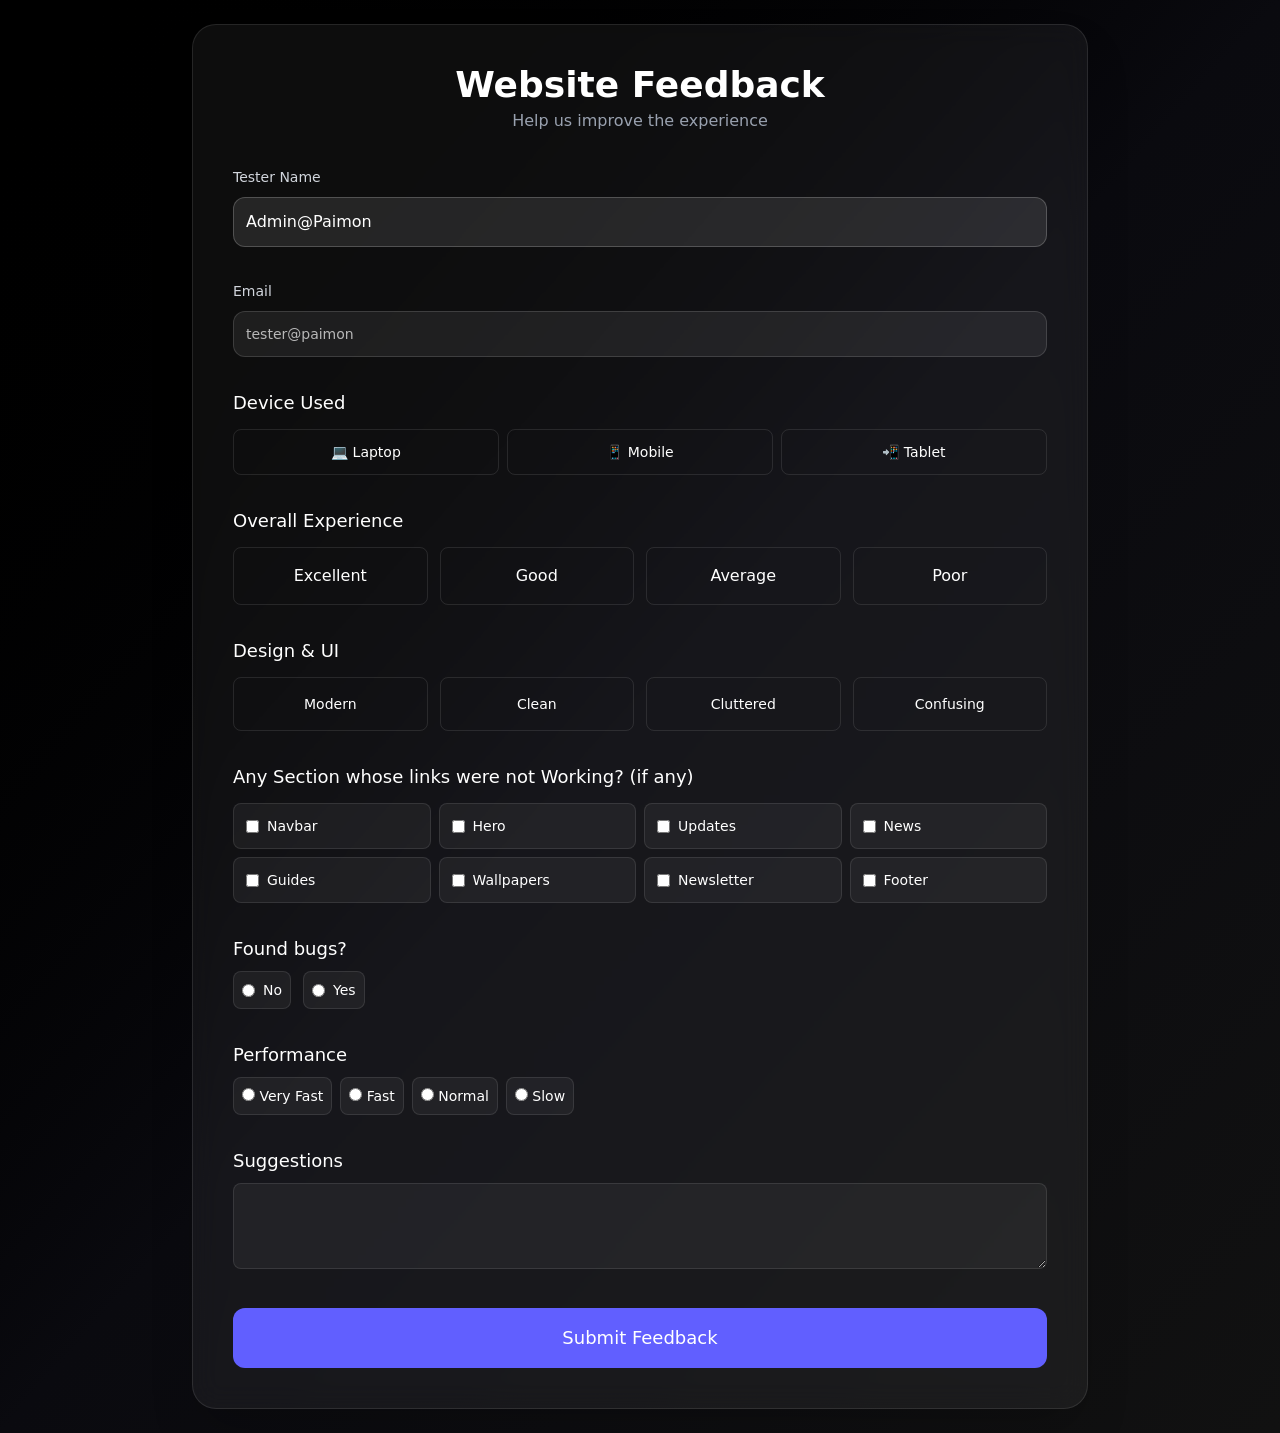
<file: feedback.html>
<!DOCTYPE html>
<html lang="en">
<head>
<meta charset="UTF-8">
<meta name="viewport" content="width=device-width, initial-scale=1.0">
<title>Tester Feedback</title>
<link rel="stylesheet" href="./assets/src/output.css">

<style>
.radio-card input { display: none; }

.radio-card div {
  transition: all 0.2s ease;
}

.radio-card input:checked + div {
  border-color: #6366f1;
  background: rgba(99,102,241,0.15);
}

.glass {
  background: rgba(255,255,255,0.05);
  backdrop-filter: blur(14px);
}

/* Modal animation */
@keyframes scaleIn {
  from { transform: scale(0.9); opacity: 0; }
  to { transform: scale(1); opacity: 1; }
}
.animate-scale {
  animation: scaleIn 0.25s ease;
}
</style>
</head>

<body class="bg-gradient-to-br from-black via-[#0a0a0f] to-[#111] text-white min-h-screen flex items-center justify-center p-3 sm:p-6">

<form id="feedbackForm"
action="https://formspree.io/f/mnjlvepa"
method="POST"
class="w-full max-w-4xl glass border border-white/10 rounded-2xl sm:rounded-3xl p-5 sm:p-8 md:p-10 space-y-8 shadow-2xl">

<!-- Header -->
<div class="text-center">
  <h2 class="text-2xl sm:text-3xl md:text-4xl font-semibold">Website Feedback</h2>
  <p class="text-gray-400 mt-1 text-sm sm:text-base">Help us improve the experience</p>
</div>

<input type="hidden" name="email" value="tester@paimon.com">
<input type="hidden" name="_subject" value="New Tester Feedback">

<!-- Name -->
<div>
  <label class="text-sm text-gray-300">Tester Name</label>
  <input type="text" disabled name="name" value="Admin@Paimon"
    class="mt-2 w-full p-3 rounded-lg sm:rounded-xl bg-white/10 border border-white/20 focus:ring-2 focus:ring-indigo-500 outline-none text-sm sm:text-base">
</div>

<!-- Email -->
<div>
  <label class="text-sm text-gray-300">Email</label>
  <input type="email" disabled value="tester@paimon"
    class="mt-2 w-full p-3 rounded-lg sm:rounded-xl bg-white/10 border border-white/20 opacity-70 text-sm">
</div>

<!-- Device Type -->
<div>
  <h3 class="text-base sm:text-lg font-medium mb-3">Device Used</h3>
  <div class="grid grid-cols-3 gap-2">
    
    <label class="radio-card">
      <input type="radio" name="device" value="Laptop/Desktop" required>
      <div class="p-3 border border-white/10 rounded-lg text-center text-sm">💻 Laptop</div>
    </label>

    <label class="radio-card">
      <input type="radio" name="device" value="Mobile" onclick="showResponsive()">
      <div class="p-3 border border-white/10 rounded-lg text-center text-sm">📱 Mobile</div>
    </label>

    <label class="radio-card">
      <input type="radio" name="device" value="Tablet" onclick="showResponsive()">
      <div class="p-3 border border-white/10 rounded-lg text-center text-sm">📲 Tablet</div>
    </label>

  </div>
</div>
<!-- Responsiveness (Mobile/Tablet only) -->
<div id="responsiveBox" class="hidden">
  <h3 class="text-base sm:text-lg font-medium mb-3">Responsiveness (Mobile/Tablet)</h3>
  <div class="grid grid-cols-2 sm:grid-cols-4 gap-2">
    
    <label class="radio-card">
      <input type="radio" name="responsive" value="Perfect">
      <div class="p-3 border border-white/10 rounded-lg text-center text-sm">Perfect</div>
    </label>

    <label class="radio-card">
      <input type="radio" name="responsive" value="Good">
      <div class="p-3 border border-white/10 rounded-lg text-center text-sm">Good</div>
    </label>

    <label class="radio-card">
      <input type="radio" name="responsive" value="Needs Improvement">
      <div class="p-3 border border-white/10 rounded-lg text-center text-sm">Needs Fix</div>
    </label>

    <label class="radio-card">
      <input type="radio" name="responsive" value="Broken">
      <div class="p-3 border border-white/10 rounded-lg text-center text-sm">Broken</div>
    </label>

  </div>
</div>

<!-- Overview -->
<div>
  <h3 class="text-base sm:text-lg font-medium mb-3">Overall Experience</h3>
  <div class="grid grid-cols-2 sm:grid-cols-4 gap-2 sm:gap-3">
    <label class="radio-card"><input type="radio" name="overview" value="Excellent" required>
      <div class="p-3 sm:p-4 border border-white/10 rounded-lg text-center text-sm sm:text-base">Excellent</div>
    </label>
    <label class="radio-card"><input type="radio" name="overview" value="Good">
      <div class="p-3 sm:p-4 border border-white/10 rounded-lg text-center text-sm sm:text-base">Good</div>
    </label>
    <label class="radio-card"><input type="radio" name="overview" value="Average">
      <div class="p-3 sm:p-4 border border-white/10 rounded-lg text-center text-sm sm:text-base">Average</div>
    </label>
    <label class="radio-card"><input type="radio" name="overview" value="Poor">
      <div class="p-3 sm:p-4 border border-white/10 rounded-lg text-center text-sm sm:text-base">Poor</div>
    </label>
  </div>
</div>

<!-- Design -->
<div>
  <h3 class="text-base sm:text-lg font-medium mb-3">Design & UI</h3>
  <div class="grid grid-cols-2 sm:grid-cols-4 gap-2 sm:gap-3">
    <label class="radio-card"><input type="radio" name="design" value="Modern" required>
      <div class="p-3 sm:p-4 border border-white/10 rounded-lg text-center text-sm">Modern</div>
    </label>
    <label class="radio-card"><input type="radio" name="design" value="Clean">
      <div class="p-3 sm:p-4 border border-white/10 rounded-lg text-center text-sm">Clean</div>
    </label>
    <label class="radio-card"><input type="radio" name="design" value="Cluttered">
      <div class="p-3 sm:p-4 border border-white/10 rounded-lg text-center text-sm">Cluttered</div>
    </label>
    <label class="radio-card"><input type="radio" name="design" value="Confusing">
      <div class="p-3 sm:p-4 border border-white/10 rounded-lg text-center text-sm">Confusing</div>
    </label>
  </div>
</div>

<!-- Navigation -->
<div>
  <h3 class="text-base sm:text-lg font-medium mb-3">Any Section whose links were not Working? (if any)</h3>
  <div class="grid grid-cols-2 sm:grid-cols-3 md:grid-cols-4 gap-2">
    <label class="flex items-center gap-2 bg-white/5 p-2 sm:p-3 rounded-lg border border-white/10 text-sm">
      <input type="checkbox" name="nav" value="Navbar"> Navbar
    </label>
    <label class="flex items-center gap-2 bg-white/5 p-2 sm:p-3 rounded-lg border border-white/10 text-sm">
      <input type="checkbox" name="nav" value="Hero"> Hero
    </label>
    <label class="flex items-center gap-2 bg-white/5 p-2 sm:p-3 rounded-lg border border-white/10 text-sm">
      <input type="checkbox" name="nav" value="Updates"> Updates
    </label>
    <label class="flex items-center gap-2 bg-white/5 p-2 sm:p-3 rounded-lg border border-white/10 text-sm">
      <input type="checkbox" name="nav" value="News"> News
    </label>
    <label class="flex items-center gap-2 bg-white/5 p-2 sm:p-3 rounded-lg border border-white/10 text-sm">
      <input type="checkbox" name="nav" value="Guides"> Guides
    </label>
    <label class="flex items-center gap-2 bg-white/5 p-2 sm:p-3 rounded-lg border border-white/10 text-sm">
      <input type="checkbox" name="nav" value="Wallpapers"> Wallpapers
    </label>
    <label class="flex items-center gap-2 bg-white/5 p-2 sm:p-3 rounded-lg border border-white/10 text-sm">
      <input type="checkbox" name="nav" value="Newsletter"> Newsletter
    </label>
    <label class="flex items-center gap-2 bg-white/5 p-2 sm:p-3 rounded-lg border border-white/10 text-sm">
      <input type="checkbox" name="nav" value="Footer"> Footer
    </label>
  </div>
</div>

<!-- Bugs -->
<div>
  <h3 class="text-base sm:text-lg font-medium mb-2">Found bugs?</h3>
  <div class="flex gap-3">
    <label class="flex items-center gap-2 bg-white/5 p-2 rounded-lg border border-white/10 text-sm">
      <input type="radio" name="bugs" value="No" required> No
    </label>
    <label class="flex items-center gap-2 bg-white/5 p-2 rounded-lg border border-white/10 text-sm">
      <input type="radio" name="bugs" value="Yes" onclick="showBug()"> Yes
    </label>
  </div>

  <textarea id="bugBox" name="bug_details"
    class="hidden mt-2 w-full p-2 bg-white/10 border border-white/20 rounded-lg text-sm"
    placeholder="Describe issue..."></textarea>
</div>

<!-- Performance -->
<div>
  <h3 class="text-base sm:text-lg font-medium mb-2">Performance</h3>
  <div class="flex flex-wrap gap-2">
    <label class="bg-white/5 p-2 rounded-lg border border-white/10 text-sm">
      <input type="radio" name="performance" value="Very Fast" required> Very Fast
    </label>
    <label class="bg-white/5 p-2 rounded-lg border border-white/10 text-sm">
      <input type="radio" name="performance" value="Fast"> Fast
    </label>
    <label class="bg-white/5 p-2 rounded-lg border border-white/10 text-sm">
      <input type="radio" name="performance" value="Normal"> Normal
    </label>
    <label class="bg-white/5 p-2 rounded-lg border border-white/10 text-sm">
      <input type="radio" name="performance" value="Slow"> Slow
    </label>
  </div>
</div>

<!-- Suggestions -->
<div>
  <h3 class="text-base sm:text-lg font-medium mb-2">Suggestions</h3>
  <textarea name="suggestions"
    class="w-full bg-white/5 border border-white/10 rounded-lg p-3 text-sm"
    rows="3"></textarea>
</div>

<!-- Submit -->
<button type="submit"
  class="w-full py-3 sm:py-4 rounded-xl bg-indigo-500 hover:bg-indigo-600 transition text-base sm:text-lg font-medium">
  Submit Feedback
</button>

</form>

<!-- Modal -->
<div id="successModal" class="fixed inset-0 bg-black/70 hidden items-center justify-center z-50 p-4">
  <div class="bg-[#111] border border-white/10 rounded-2xl p-6 sm:p-8 w-full max-w-sm text-center animate-scale">
    <h2 class="text-xl sm:text-2xl font-semibold mb-3">🎉 Thank You!</h2>
    <p class="text-gray-400 text-sm sm:text-base mb-4">Feedback submitted successfully.</p>
    <p class="text-gray-400 text-sm sm:text-base mb-4">Regards, <a href="https://amitdevstudio.netlify.app">AmitDevStudio</a></p>
    <button onclick="closeModal()" class="px-5 py-2 bg-indigo-500 rounded-lg">
      Close
    </button>
  </div>
</div>

<script>
document.querySelectorAll('input[name="device"]').forEach(el => {
  el.addEventListener("change", () => {
    const val = document.querySelector('input[name="device"]:checked').value;
    
    if (val === "Mobile" || val === "Tablet") {
      document.getElementById("responsiveBox").classList.remove("hidden");
    } else {
      document.getElementById("responsiveBox").classList.add("hidden");
    }
  });
});

const form = document.getElementById("feedbackForm");
const modal = document.getElementById("successModal");

form.addEventListener("submit", async function(e) {
  e.preventDefault();

  const data = new FormData(form);

  const response = await fetch(form.action, {
    method: form.method,
    body: data,
    headers: { 'Accept': 'application/json' }
  });

  if (response.ok) {
    form.reset();
    modal.classList.remove("hidden");
    modal.classList.add("flex");
  } else {
    alert("Error submitting form");
  }
});

function showBug() {
  document.getElementById("bugBox").classList.remove("hidden");
}

function closeModal() {
  modal.classList.add("hidden");
}
</script>

</body>
</html>
</file>
